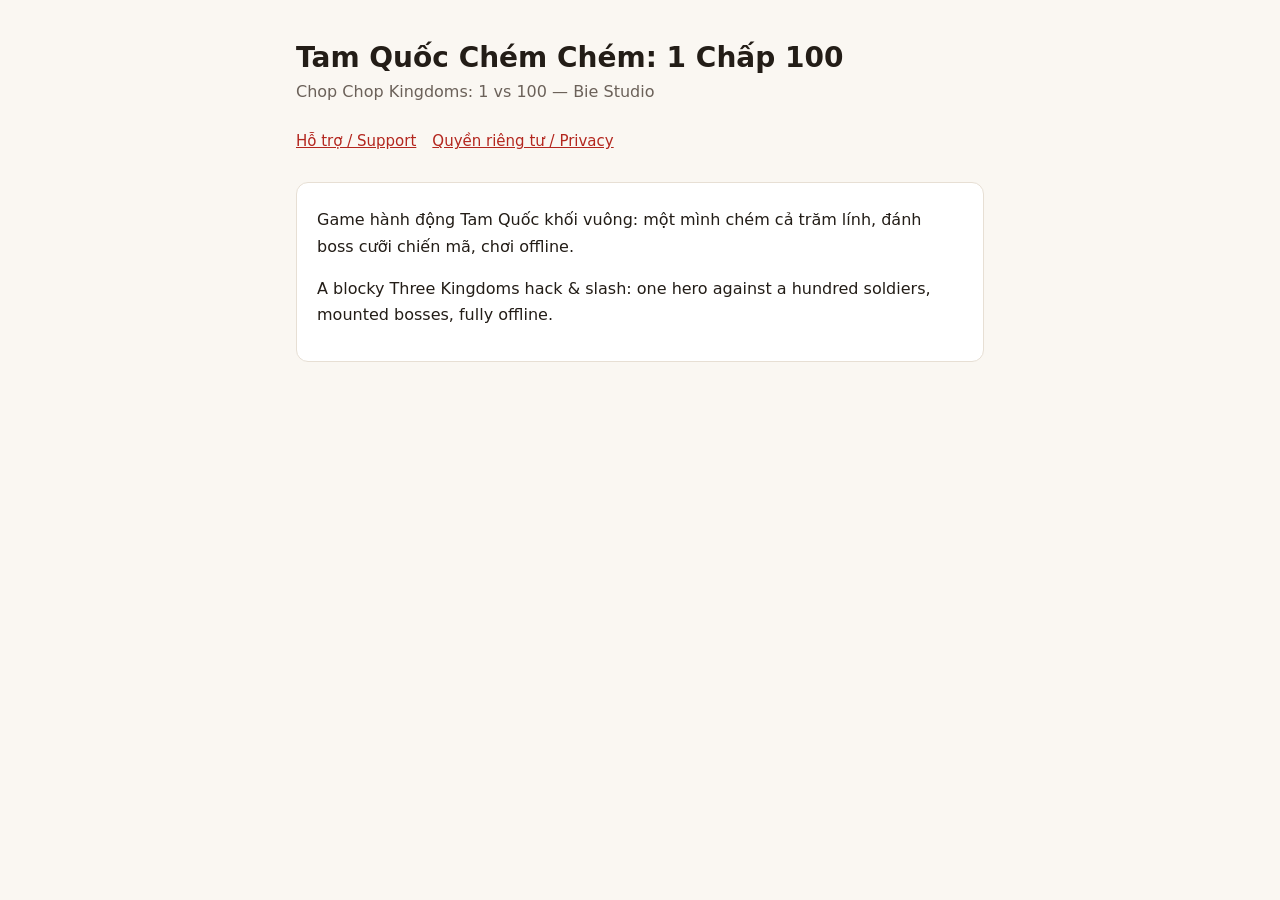
<file: index.html>
<!doctype html><html lang="vi"><head><meta charset="utf-8"><meta name="viewport" content="width=device-width,initial-scale=1">
<title>Tam Quốc Chém Chém</title><link rel="stylesheet" href="style.css"></head><body><main>
<h1>Tam Quốc Chém Chém: 1 Chấp 100</h1><p class="sub">Chop Chop Kingdoms: 1 vs 100 — Bie Studio</p>
<nav><a href="support.html">Hỗ trợ / Support</a><a href="privacy.html">Quyền riêng tư / Privacy</a></nav>
<section><p>Game hành động Tam Quốc khối vuông: một mình chém cả trăm lính, đánh boss cưỡi chiến mã, chơi offline.</p>
<p>A blocky Three Kingdoms hack &amp; slash: one hero against a hundred soldiers, mounted bosses, fully offline.</p></section>
</main></body></html>
</file>
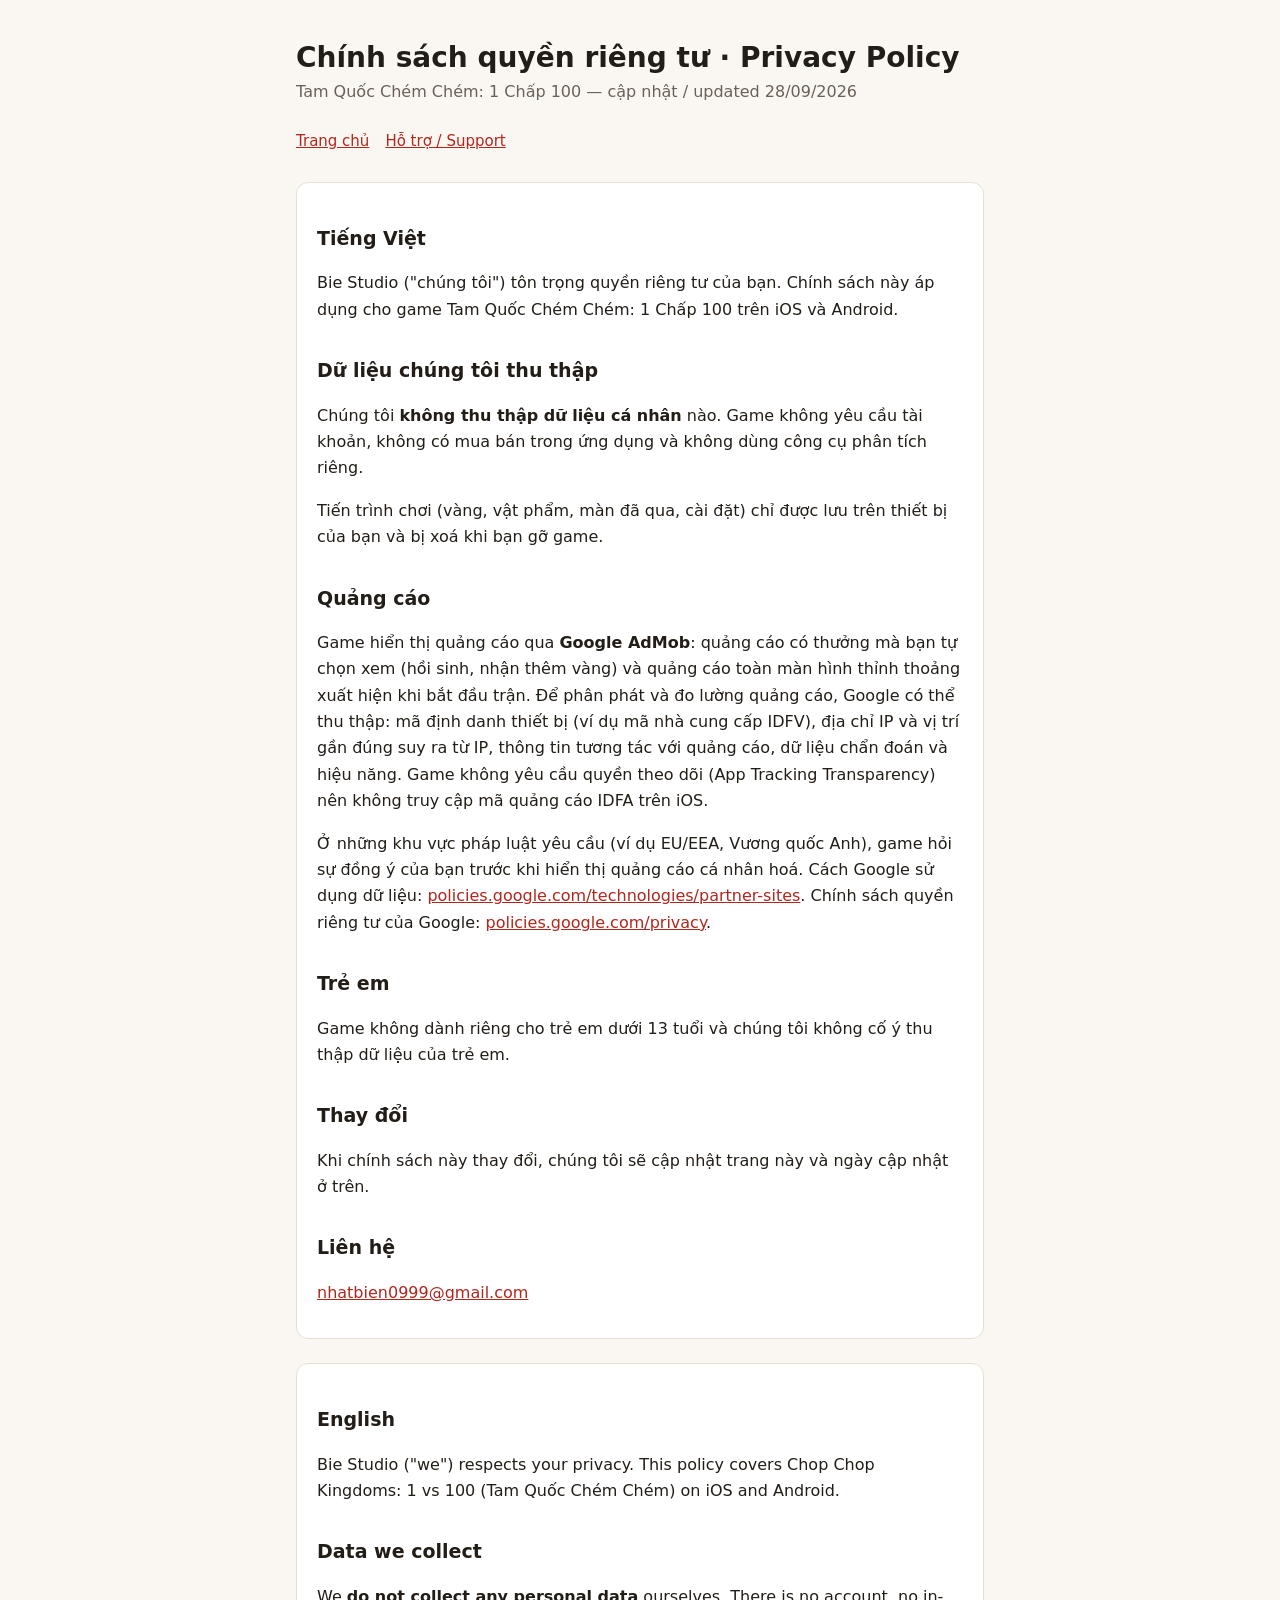
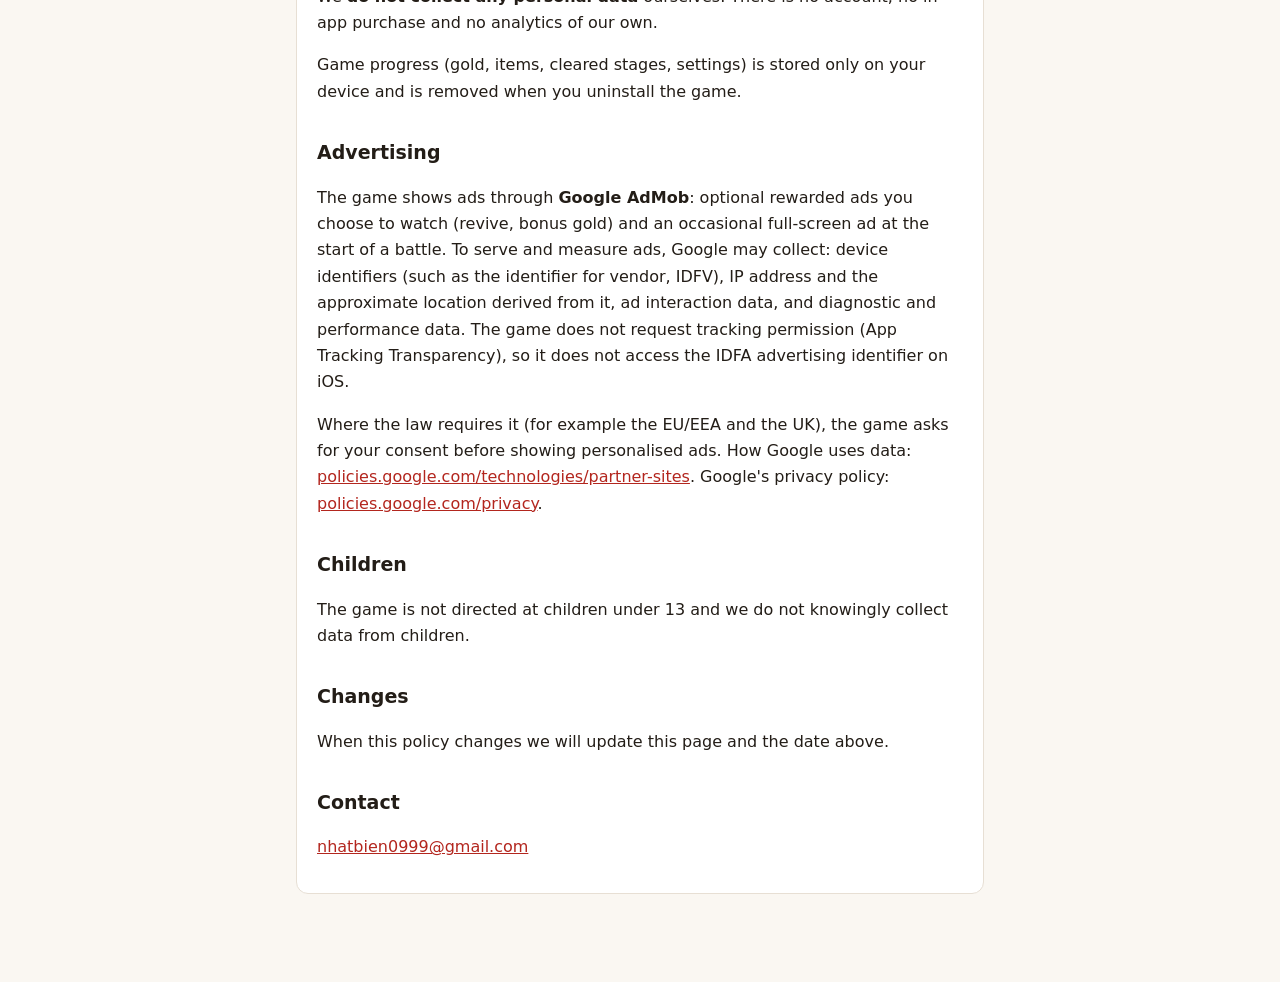
<file: privacy.html>
<!doctype html><html lang="vi"><head><meta charset="utf-8"><meta name="viewport" content="width=device-width,initial-scale=1">
<title>Chính sách quyền riêng tư</title><link rel="stylesheet" href="style.css"></head><body><main>
<h1>Chính sách quyền riêng tư · Privacy Policy</h1><p class="sub">Tam Quốc Chém Chém: 1 Chấp 100 — cập nhật / updated 28/09/2026</p>
<nav><a href="index.html">Trang chủ</a><a href="support.html">Hỗ trợ / Support</a></nav>
<section><h2>Tiếng Việt</h2>
<p>Bie Studio ("chúng tôi") tôn trọng quyền riêng tư của bạn. Chính sách này áp dụng cho game Tam Quốc Chém Chém: 1 Chấp 100 trên iOS và Android.</p>
<h2>Dữ liệu chúng tôi thu thập</h2>
<p>Chúng tôi <b>không thu thập dữ liệu cá nhân</b> nào. Game không yêu cầu tài khoản, không có mua bán trong ứng dụng và không dùng công cụ phân tích riêng.</p>
<p>Tiến trình chơi (vàng, vật phẩm, màn đã qua, cài đặt) chỉ được lưu trên thiết bị của bạn và bị xoá khi bạn gỡ game.</p>
<h2>Quảng cáo</h2>
<p>Game hiển thị quảng cáo qua <b>Google AdMob</b>: quảng cáo có thưởng mà bạn tự chọn xem (hồi sinh, nhận thêm vàng) và quảng cáo toàn màn hình thỉnh thoảng xuất hiện khi bắt đầu trận. Để phân phát và đo lường quảng cáo, Google có thể thu thập: mã định danh thiết bị (ví dụ mã nhà cung cấp IDFV), địa chỉ IP và vị trí gần đúng suy ra từ IP, thông tin tương tác với quảng cáo, dữ liệu chẩn đoán và hiệu năng. Game không yêu cầu quyền theo dõi (App Tracking Transparency) nên không truy cập mã quảng cáo IDFA trên iOS.</p>
<p>Ở những khu vực pháp luật yêu cầu (ví dụ EU/EEA, Vương quốc Anh), game hỏi sự đồng ý của bạn trước khi hiển thị quảng cáo cá nhân hoá. Cách Google sử dụng dữ liệu: <a href="https://policies.google.com/technologies/partner-sites">policies.google.com/technologies/partner-sites</a>. Chính sách quyền riêng tư của Google: <a href="https://policies.google.com/privacy">policies.google.com/privacy</a>.</p>
<h2>Trẻ em</h2><p>Game không dành riêng cho trẻ em dưới 13 tuổi và chúng tôi không cố ý thu thập dữ liệu của trẻ em.</p>
<h2>Thay đổi</h2><p>Khi chính sách này thay đổi, chúng tôi sẽ cập nhật trang này và ngày cập nhật ở trên.</p>
<h2>Liên hệ</h2><p><a href="mailto:nhatbien0999@gmail.com">nhatbien0999@gmail.com</a></p></section>
<section><h2>English</h2>
<p>Bie Studio ("we") respects your privacy. This policy covers Chop Chop Kingdoms: 1 vs 100 (Tam Quốc Chém Chém) on iOS and Android.</p>
<h2>Data we collect</h2>
<p>We <b>do not collect any personal data</b> ourselves. There is no account, no in-app purchase and no analytics of our own.</p>
<p>Game progress (gold, items, cleared stages, settings) is stored only on your device and is removed when you uninstall the game.</p>
<h2>Advertising</h2>
<p>The game shows ads through <b>Google AdMob</b>: optional rewarded ads you choose to watch (revive, bonus gold) and an occasional full-screen ad at the start of a battle. To serve and measure ads, Google may collect: device identifiers (such as the identifier for vendor, IDFV), IP address and the approximate location derived from it, ad interaction data, and diagnostic and performance data. The game does not request tracking permission (App Tracking Transparency), so it does not access the IDFA advertising identifier on iOS.</p>
<p>Where the law requires it (for example the EU/EEA and the UK), the game asks for your consent before showing personalised ads. How Google uses data: <a href="https://policies.google.com/technologies/partner-sites">policies.google.com/technologies/partner-sites</a>. Google's privacy policy: <a href="https://policies.google.com/privacy">policies.google.com/privacy</a>.</p>
<h2>Children</h2><p>The game is not directed at children under 13 and we do not knowingly collect data from children.</p>
<h2>Changes</h2><p>When this policy changes we will update this page and the date above.</p>
<h2>Contact</h2><p><a href="mailto:nhatbien0999@gmail.com">nhatbien0999@gmail.com</a></p></section>
</main></body></html>
</file>
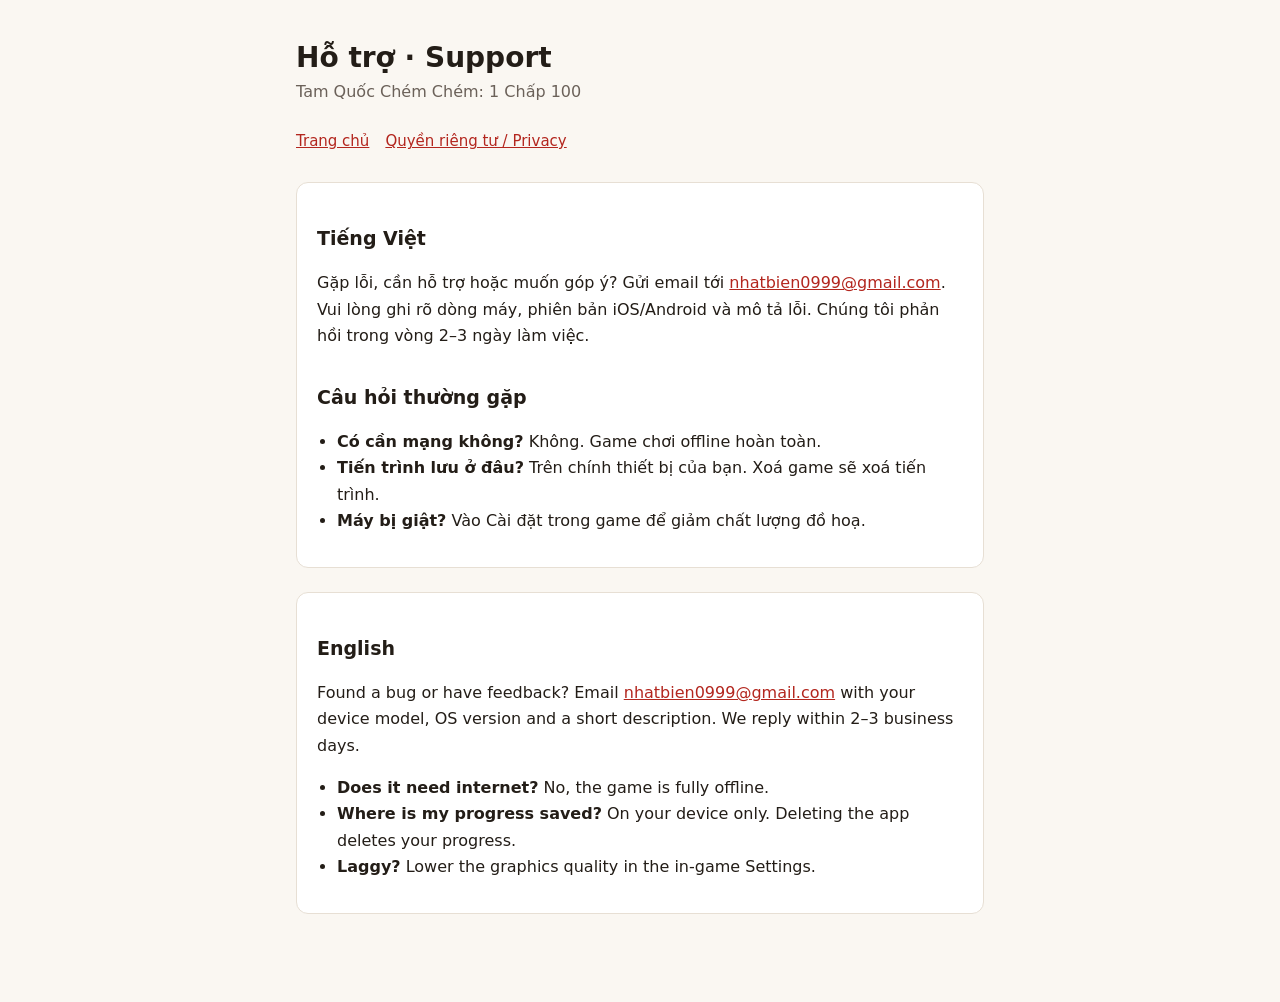
<file: support.html>
<!doctype html><html lang="vi"><head><meta charset="utf-8"><meta name="viewport" content="width=device-width,initial-scale=1">
<title>Hỗ trợ Tam Quốc Chém Chém</title><link rel="stylesheet" href="style.css"></head><body><main>
<h1>Hỗ trợ · Support</h1><p class="sub">Tam Quốc Chém Chém: 1 Chấp 100</p>
<nav><a href="index.html">Trang chủ</a><a href="privacy.html">Quyền riêng tư / Privacy</a></nav>
<section><h2>Tiếng Việt</h2>
<p>Gặp lỗi, cần hỗ trợ hoặc muốn góp ý? Gửi email tới <a href="mailto:nhatbien0999@gmail.com">nhatbien0999@gmail.com</a>. Vui lòng ghi rõ dòng máy, phiên bản iOS/Android và mô tả lỗi. Chúng tôi phản hồi trong vòng 2–3 ngày làm việc.</p>
<h2>Câu hỏi thường gặp</h2><ul>
<li><b>Có cần mạng không?</b> Không. Game chơi offline hoàn toàn.</li>
<li><b>Tiến trình lưu ở đâu?</b> Trên chính thiết bị của bạn. Xoá game sẽ xoá tiến trình.</li>
<li><b>Máy bị giật?</b> Vào Cài đặt trong game để giảm chất lượng đồ hoạ.</li></ul></section>
<section><h2>English</h2>
<p>Found a bug or have feedback? Email <a href="mailto:nhatbien0999@gmail.com">nhatbien0999@gmail.com</a> with your device model, OS version and a short description. We reply within 2–3 business days.</p>
<ul><li><b>Does it need internet?</b> No, the game is fully offline.</li>
<li><b>Where is my progress saved?</b> On your device only. Deleting the app deletes your progress.</li>
<li><b>Laggy?</b> Lower the graphics quality in the in-game Settings.</li></ul></section>
</main></body></html>
</file>
<file: style.css>
:root{--bg:#faf7f2;--fg:#231d17;--mut:#6b6159;--ac:#b3261e;--card:#fff;--line:#e7dfd4}
@media (prefers-color-scheme:dark){:root{--bg:#16130f;--fg:#f1ebe3;--mut:#a89d91;--ac:#ff6b5e;--card:#211c17;--line:#342c24}}
*{box-sizing:border-box}body{margin:0;background:var(--bg);color:var(--fg);font:16px/1.65 -apple-system,system-ui,"Segoe UI",Roboto,sans-serif}
main{max-width:720px;margin:0 auto;padding:40px 16px 64px}h1{font-size:28px;line-height:1.25;margin:0 0 4px}h2{font-size:19px;margin:32px 0 8px}
.sub{color:var(--mut);margin:0 0 24px}a{color:var(--ac)}nav{display:flex;gap:16px;flex-wrap:wrap;margin-bottom:28px;font-size:15px}
section{background:var(--card);border:1px solid var(--line);border-radius:12px;padding:8px 20px 16px;margin-bottom:24px}ul{padding-left:20px}
</file>
